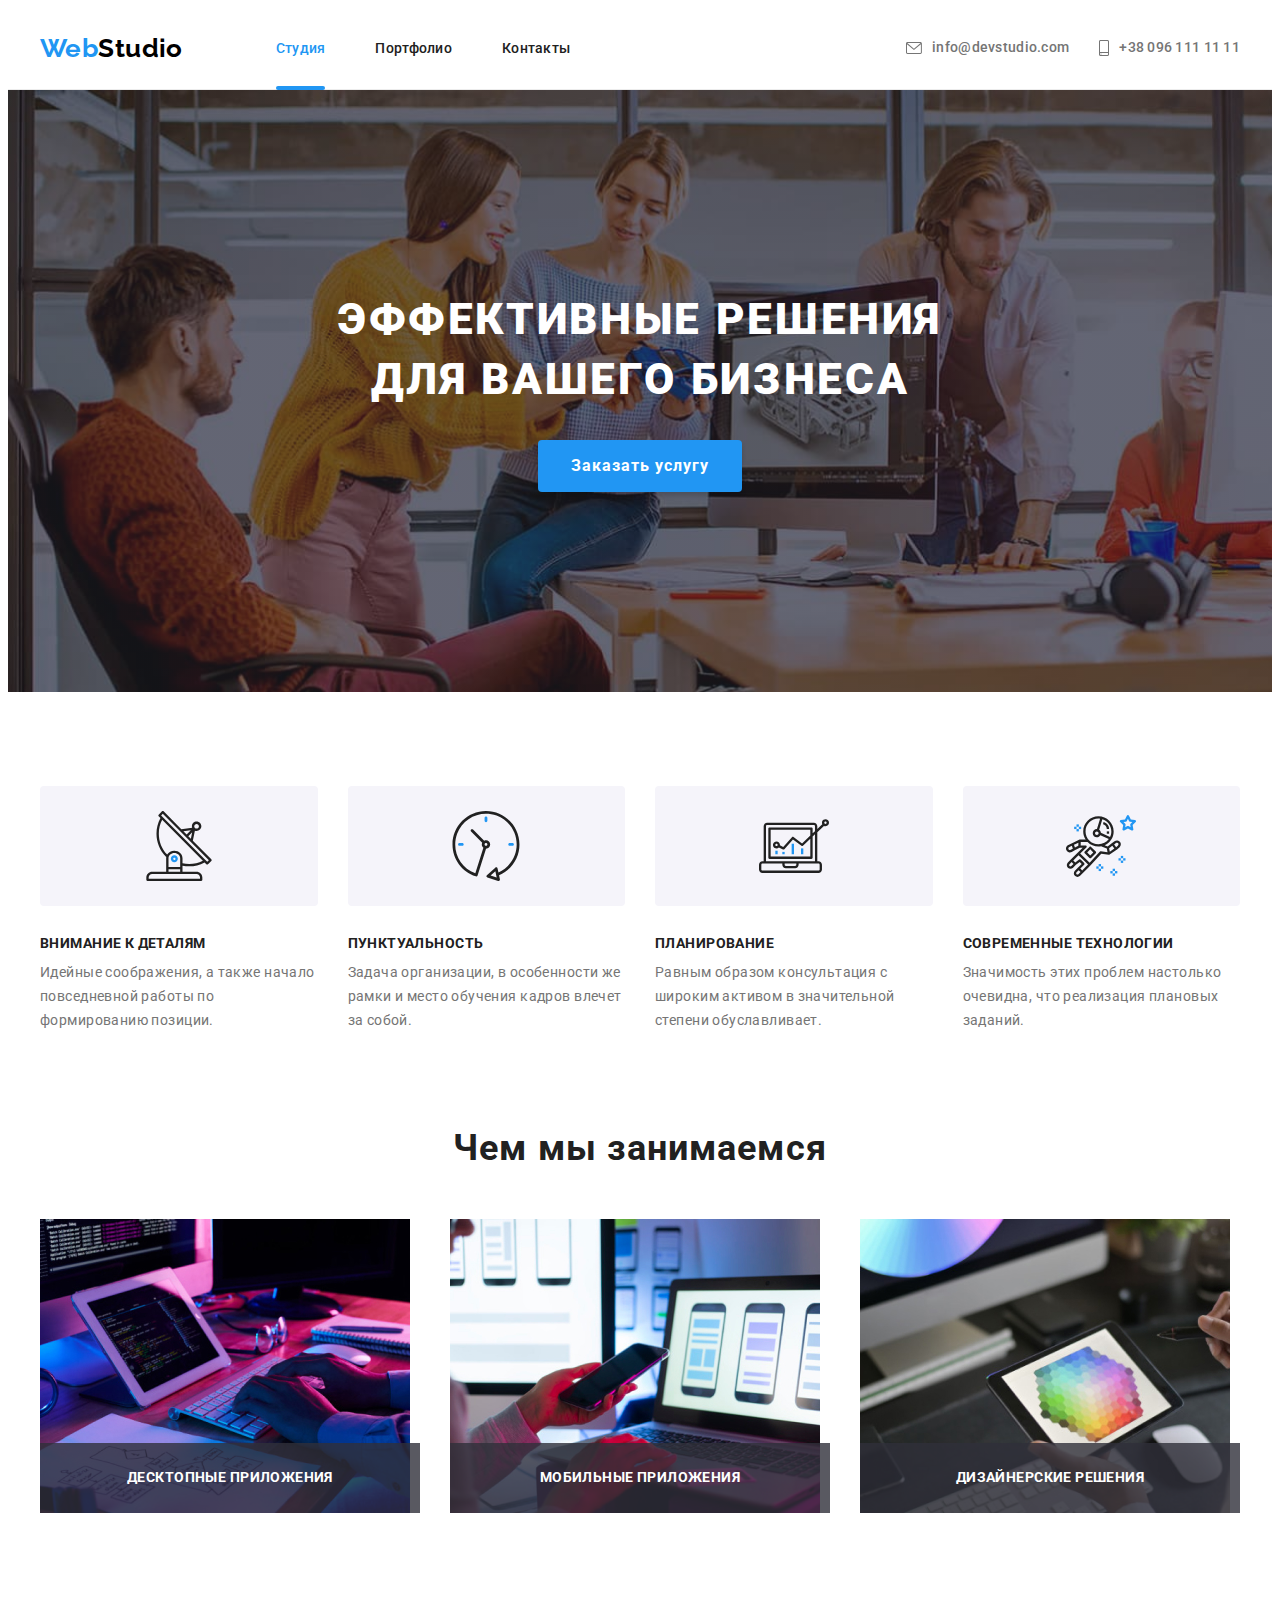
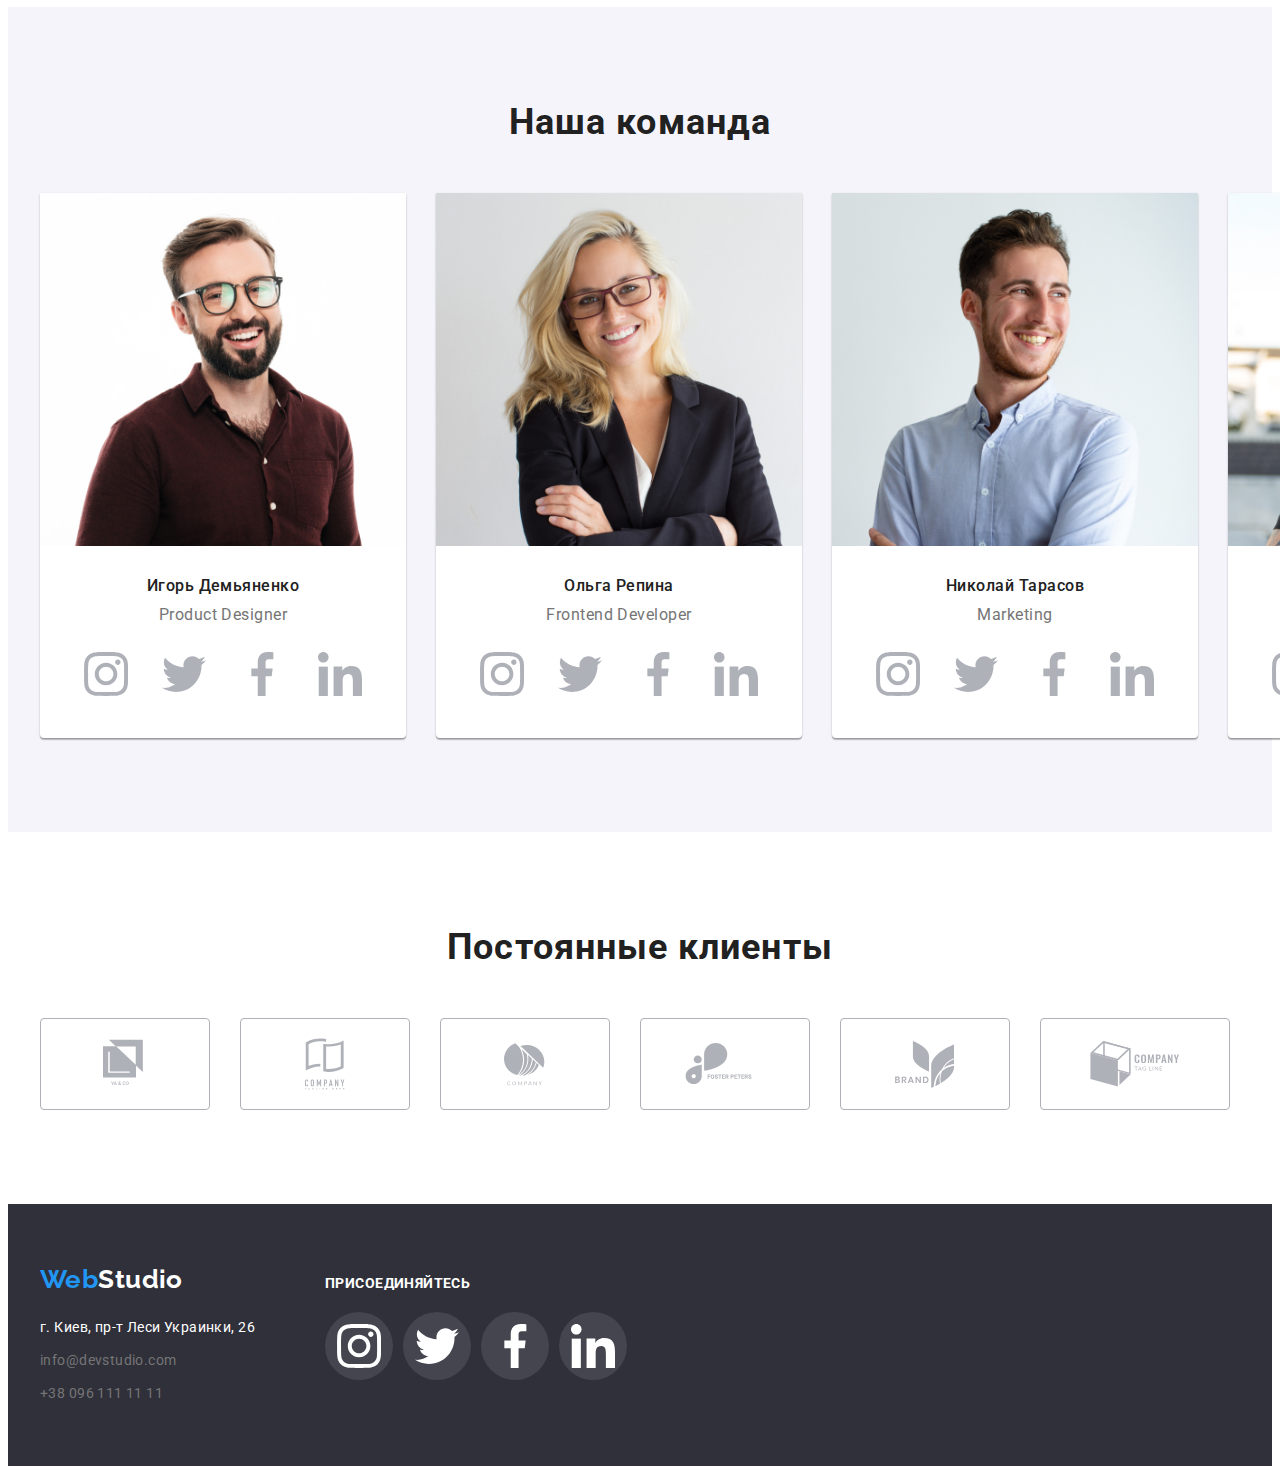
<file: index.html>
<!DOCTYPE html>
<html lang="ru">
<head>
    <meta charset="UTF-8">
    <meta name="viewport" content="width=device-width, initial-scale=1.0">
    <title>Document</title>
    <link rel="preconnect" href="https://fonts.gstatic.com">
    <link href="https://fonts.googleapis.com/css2?family=Raleway:wght@700&family=Roboto:wght@400;500;700;900&display=swap"
        rel="stylesheet">
    <link rel="stylesheet" href="https://cdnjs.cloudflare.com/ajax/libs/modern-normalize/1.0.0/modern-normalize.min.css"
        integrity="sha512-ISS7cAi1PEhQ8jnbJpJZMd29NlhNj4AWYyLOSp2CE/CsHxTCu+r+t0D2yoJudVrd0/8fTVPUVDzY5Tvli75u/g=="
        crossorigin="anonymous" />
    <link rel="stylesheet" href="./css/style.css">
</head>
<body>
    <!--Шапка сайта-->
    <header class="header">
        <div class="header-container container">
            <nav class="nav">
                <a class="logo-black link" href="index.html"><span class="logo-web">Web</span>Studio</a>
                <ul class="nav-list list">
                    <li class="nav-list-item">
                        <a class="nav-list-link active link" href="index.html">Студия</a>
                    </li>
                    <li class="nav-list-item">
                        <a class="nav-list-link link" href="portfolio.html">Портфолио</a>
                    </li>
                    <li class="nav-list-item">
                        <a class="nav-list-link link" href="">Контакты</a>
                    </li>
                </ul>
            </nav>
            
            <ul class="our-contacts list">
                <li class="our-contacts-item">
                    <a class="contacts link" href="mailto:info@devstudio.com">
                        <svg class="our-contacts-icon envelope">
                            <use href="./img/main/sprite.svg#icon-envelope"></use>
                        </svg>
                        info@devstudio.com
                    </a>
                </li>
                <li class="our-contacts-item">
                    <a class="contacts link" href="tel:+380961111111">
                        <svg class="our-contacts-icon smartphone">
                            <use href="./img/main/sprite.svg#icon-smartphone"></use>
                        </svg>
                        +38 096 111 11 11
                    </a>
                </li>
            </ul>
        </div>
        
    </header>

    <!--Основной блок-->
    <main>
        <section class="hero-container">

            <div>
                <h1 class="hero-title">Эффективные решения для вашего бизнеса</h1>
                <button class="btn" data-modal-open>Заказать услугу</button>
            </div>
            
        </section>

        <section class="advantages container section">

            <h2 class="section-title visually-hidden">Наши преимущества</h2>
            <ul class="advantages-list list">
                <li class="advantages-item">
                    <div class="advantages-img">
                        <svg class="advantages-icon"
                            width="70"
                            height="70">
                            <use href="./img/main/sprite.svg#icon-antenna"></use>
                        </svg>
                    </div>
                    <h3 class="advantages-title">Внимание к деталям</h3>
                    <p class="advantages-descript">Идейные соображения, а также начало повседневной работы по формированию позиции.</p>
                </li>
                <li class="advantages-item">
                    <div class="advantages-img">
                        <svg class="advantages-icon"
                            width="70"
                            height="70">
                            <use href="./img/main/sprite.svg#icon-clock"></use>
                        </svg>
                    </div>
                    <h3 class="advantages-title">Пунктуальность</h3>
                    <p class="advantages-descript">Задача организации, в особенности же рамки и место обучения кадров влечет за собой.</p>
                </li>
                <li class="advantages-item">
                    <div class="advantages-img">
                        <svg class="advantages-icon"
                            width="70"
                            height="70">
                            <use href="./img/main/sprite.svg#icon-diagram"></use>
                        </svg>
                    </div>
                    <h3 class="advantages-title">Планирование</h3>
                    <p class="advantages-descript">Равным образом консультация с широким активом в значительной степени обуславливает.</p>
                </li>
                <li class="advantages-item">
                    <div class="advantages-img">
                        <svg class="advantages-icon"
                            width="70"
                            height="70">
                            <use href="./img/main/sprite.svg#icon-astronaut"></use>
                        </svg>
                    </div>
                    <h3 class="advantages-title">Современные технологии</h3>
                    <p class="advantages-descript">Значимость этих проблем настолько очевидна, что реализация плановых заданий.</p>
                </li>
            </ul>

        </section>

        <section class="activity container">
            <h2 class="section-title">Чем мы занимаемся</h2>
            <ul class="activity-list list">
                <li class="activity-item">
                    <a class="activity-link" href="">
                        <img class="activity-img" src="./img/main/box1.jpg" 
                        alt="Разработчик при написании кода">
                    </a>
                    <div class="activity-bacg">
                        <h3 class="activity-title">Десктопные приложения</h3>
                    </div>
                </li>
                <li class="activity-item">
                    <a class="activity-link" href="">
                        <img class="activity-img" src="./img/main/box2.jpg" 
                        alt="Девушка с телефоном">
                    </a>
                    <div class="activity-bacg">
                        <h3 class="activity-title">Мобильные приложения</h3>
                    </div>
                </li>
                <li class="activity-item">
                    <a class="activity-link" href="">
                        <img class="activity-img" src="./img/main/box3.jpg" 
                        alt="Цветовая диаграмма на планшете">
                    </a>
                    <div class="activity-bacg">
                        <h3 class="activity-title">Дизайнерские решения</h3>
                    </div>
                </li>
            </ul>
        </section>

        <section class="team">

            <div class="team-container container section">
                <h2 class="section-title">Наша команда</h2>
                <ul class="team-list list">
                    <li class="team-member">
                        <img class="team-member-img" src="./img/main/img1.jpg" 
                        alt="Парень в очках и бордовой рубашке">
                        <div class="team-member-container">
                            <h3 class="team-member-name">Игорь Демьяненко</h3>
                            <p class="team-member-post">Product Designer</p>
                            <ul class="team-social-list list">
                                <li class="team-social-item">
                                    <a class="team-social-link link" href="">
                                        <svg class="team-social-icon">
                                            <use href="./img/main/sprite.svg#icon-instagram"></use>
                                        </svg>
                                    </a>
                                </li>
                                <li class="team-social-item">
                                    <a class="team-social-link link" href="">
                                        <svg class="team-social-icon">
                                            <use href="./img/main/sprite.svg#icon-twitter"></use>
                                        </svg>
                                    </a>
                                </li>
                                <li class="team-social-item">
                                    <a class="team-social-link link" href="">
                                        <svg class="team-social-icon">
                                            <use href="./img/main/sprite.svg#icon-facebook"></use>
                                        </svg>
                                    </a>
                                </li>
                                <li class="team-social-item">
                                    <a class="team-social-link link" href="">
                                        <svg class="team-social-icon">
                                            <use href="./img/main/sprite.svg#icon-linkedin"></use>
                                        </svg>
                                    </a>
                                </li>
                            </ul>
                        </div>
                        
                    </li>
                    <li class="team-member">
                        <img class="team-member-img" src="./img/main/img2.jpg" 
                        alt="Девушка блондинка в черном жакете">
                        <div class="team-member-container">
                            <h3 class="team-member-name">Ольга Репина</h3>
                            <p class="team-member-post">Frontend Developer</p>
                            <ul class="team-social-list list">
                                <li class="team-social-item">
                                    <a class="team-social-link link" href="">
                                        <svg class="team-social-icon">
                                            <use href="./img/main/sprite.svg#icon-instagram"></use>
                                        </svg>
                                    </a>
                                </li>
                                <li class="team-social-item">
                                    <a class="team-social-link link" href="">
                                        <svg class="team-social-icon">
                                            <use href="./img/main/sprite.svg#icon-twitter"></use>
                                        </svg>
                                    </a>
                                </li>
                                <li class="team-social-item">
                                    <a class="team-social-link link" href="">
                                        <svg class="team-social-icon">
                                            <use href="./img/main/sprite.svg#icon-facebook"></use>
                                        </svg>
                                    </a>
                                </li>
                                <li class="team-social-item">
                                    <a class="team-social-link link" href="">
                                        <svg class="team-social-icon">
                                            <use href="./img/main/sprite.svg#icon-linkedin"></use>
                                        </svg>
                                    </a>
                                </li>
                            </ul>
                        </div>
                    </li>
                    <li class="team-member">
                        <img class="team-member-img" src="./img/main/img3.jpg" 
                        alt="Парень в голубой рубашке">
                        <div class="team-member-container">
                            <h3 class="team-member-name">Николай Тарасов</h3>
                            <p class="team-member-post">Marketing</p>
                            <ul class="team-social-list list">
                                <li class="team-social-item">
                                    <a class="team-social-link link" href="">
                                        <svg class="team-social-icon">
                                            <use href="./img/main/sprite.svg#icon-instagram"></use>
                                        </svg>
                                    </a>
                                </li>
                                <li class="team-social-item">
                                    <a class="team-social-link link" href="">
                                        <svg class="team-social-icon">
                                            <use href="./img/main/sprite.svg#icon-twitter"></use>
                                        </svg>
                                    </a>
                                </li>
                                <li class="team-social-item">
                                    <a class="team-social-link link" href="">
                                        <svg class="team-social-icon">
                                            <use href="./img/main/sprite.svg#icon-facebook"></use>
                                        </svg>
                                    </a>
                                </li>
                                <li class="team-social-item">
                                    <a class="team-social-link link" href="">
                                        <svg class="team-social-icon">
                                            <use href="./img/main/sprite.svg#icon-linkedin"></use>
                                        </svg>
                                    </a>
                                </li>
                            </ul>
                        </div>
                    </li>
                    <li class="team-member">
                        <img class="team-member-img" src="./img/main/img4.jpg" 
                        alt="Парень в очках и черной футболке">
                        <div class="team-member-container">
                            <h3 class="team-member-name">Михаил Ермаков</h3>
                            <p class="team-member-post">UI Designer</p>
                            <ul class="team-social-list list">
                                <li class="team-social-item">
                                    <a class="team-social-link link" href="">
                                        <svg class="team-social-icon">
                                            <use href="./img/main/sprite.svg#icon-instagram"></use>
                                        </svg>
                                    </a>
                                </li>
                                <li class="team-social-item">
                                    <a class="team-social-link link" href="">
                                        <svg class="team-social-icon">
                                            <use href="./img/main/sprite.svg#icon-twitter"></use>
                                        </svg>
                                    </a>
                                </li>
                                <li class="team-social-item">
                                    <a class="team-social-link link" href="">
                                        <svg class="team-social-icon">
                                            <use href="./img/main/sprite.svg#icon-facebook"></use>
                                        </svg>
                                    </a>
                                </li>
                                <li class="team-social-item">
                                    <a class="team-social-link link" href="">
                                        <svg class="team-social-icon">
                                            <use href="./img/main/sprite.svg#icon-linkedin"></use>
                                        </svg>
                                    </a>
                                </li>
                            </ul>
                        </div>
                    </li>
                </ul>
            </div>
           
        </section>

        <!-- Постоянные клиенты -->
        <section class="clients">
            <div class="clients-container container section">
                <h2 class="section-title">Постоянные клиенты</h2>
                <ul class="clients-list list">
                    <li class="clients-item">
                        <a class="clients-link link" href="">
                            <svg class="clients-icon logo1">
                                <use href="./img/main/sprite.svg#icon-logo1"></use>
                            </svg>
                        </a>
                    </li>
                    <li class="clients-item">
                        <a class="clients-link link" href="">
                            <svg class="clients-icon logo2">
                                <use href="./img/main/sprite.svg#icon-logo2"></use>
                            </svg>
                        </a>
                    </li>
                    <li class="clients-item">
                        <a class="clients-link link" href="">
                            <svg class="clients-icon logo3">
                                <use href="./img/main/sprite.svg#icon-logo3"></use>
                            </svg>
                        </a>
                    </li>
                    <li class="clients-item">
                        <a class="clients-link link" href="">
                            <svg class="clients-icon logo4">
                                <use href="./img/main/sprite.svg#icon-logo4"></use>
                            </svg>
                        </a>
                    </li>
                    <li class="clients-item">
                        <a class="clients-link link" href="">
                            <svg class="clients-icon logo5">
                                <use href="./img/main/sprite.svg#icon-logo5"></use>
                            </svg>
                        </a>
                    </li>
                    <li class="clients-item">
                        <a class="clients-link link" href="">
                            <svg class="clients-icon logo6">
                                <use href="./img/main/sprite.svg#icon-logo6"></use>
                            </svg>
                        </a>
                    </li>
                </ul>

            </div>
            
        </section>


    </main>

    <!--Подвал сайта-->
    <footer class="footer">

        <div class="footer-container container">

            <div class="footer-container-left">
                <a class="logo-white link" href="index.html"><span class="logo-web">Web</span>Studio</a>
                
                <address class="address">
                    <ul class="address-list list">
                        <li class="address-list-item">
                            <a class="address-street link" href="">г. Киев, пр-т Леси Украинки, 26</a>
                        </li>
                        <li class="address-list-item">
                            <a class="address-contacts link" href="mailto:info@devstudio.com">info@devstudio.com</a>
                        </li>
                        <li class="address-list-item">
                            <a class="address-contacts link" href="tel:+380961111111">+38 096 111 11 11</a>
                        </li>
                    </ul>
                </address>
            </div>

            <div class="footer-container-right">
                <p class="join">Присоединяйтесь</p>
                <ul class="social-list list">
                    <li class="social-item">
                        <a class="social-link link" href="">
                            <svg class="social-icon">
                                <use href="./img/main/sprite.svg#icon-instagram"></use>
                            </svg>
                        </a>
                    </li>
                    <li class="social-item">
                        <a class="social-link link" href="">
                            <svg class="social-icon">
                                <use href="./img/main/sprite.svg#icon-twitter"></use>
                            </svg>
                        </a>
                    </li>
                    <li class="social-item">
                        <a class="social-link link" href="">
                            <svg class="social-icon">
                                <use href="./img/main/sprite.svg#icon-facebook"></use>
                            </svg>
                        </a>
                    </li>
                    <li class="social-item">
                        <a class="social-link link" href="">
                            <svg class="social-icon">
                                <use href="./img/main/sprite.svg#icon-linkedin"></use>
                            </svg>
                        </a>
                    </li>
                </ul>

            </div>
            
            
        </div>
       
    </footer>

    <div class="backdrop is-hidden" data-modal>
        <div class="modal">
            <button class="modal-close-btn" data-modal-close>
                <svg class="modal-close-icon">
                    <use href="./img/main/sprite.svg#icon-close"></use>
                </svg>
            </button>
        </div>
    </div>

    <script src="./js/modal.js"></script>
</body>
</html>
</file>
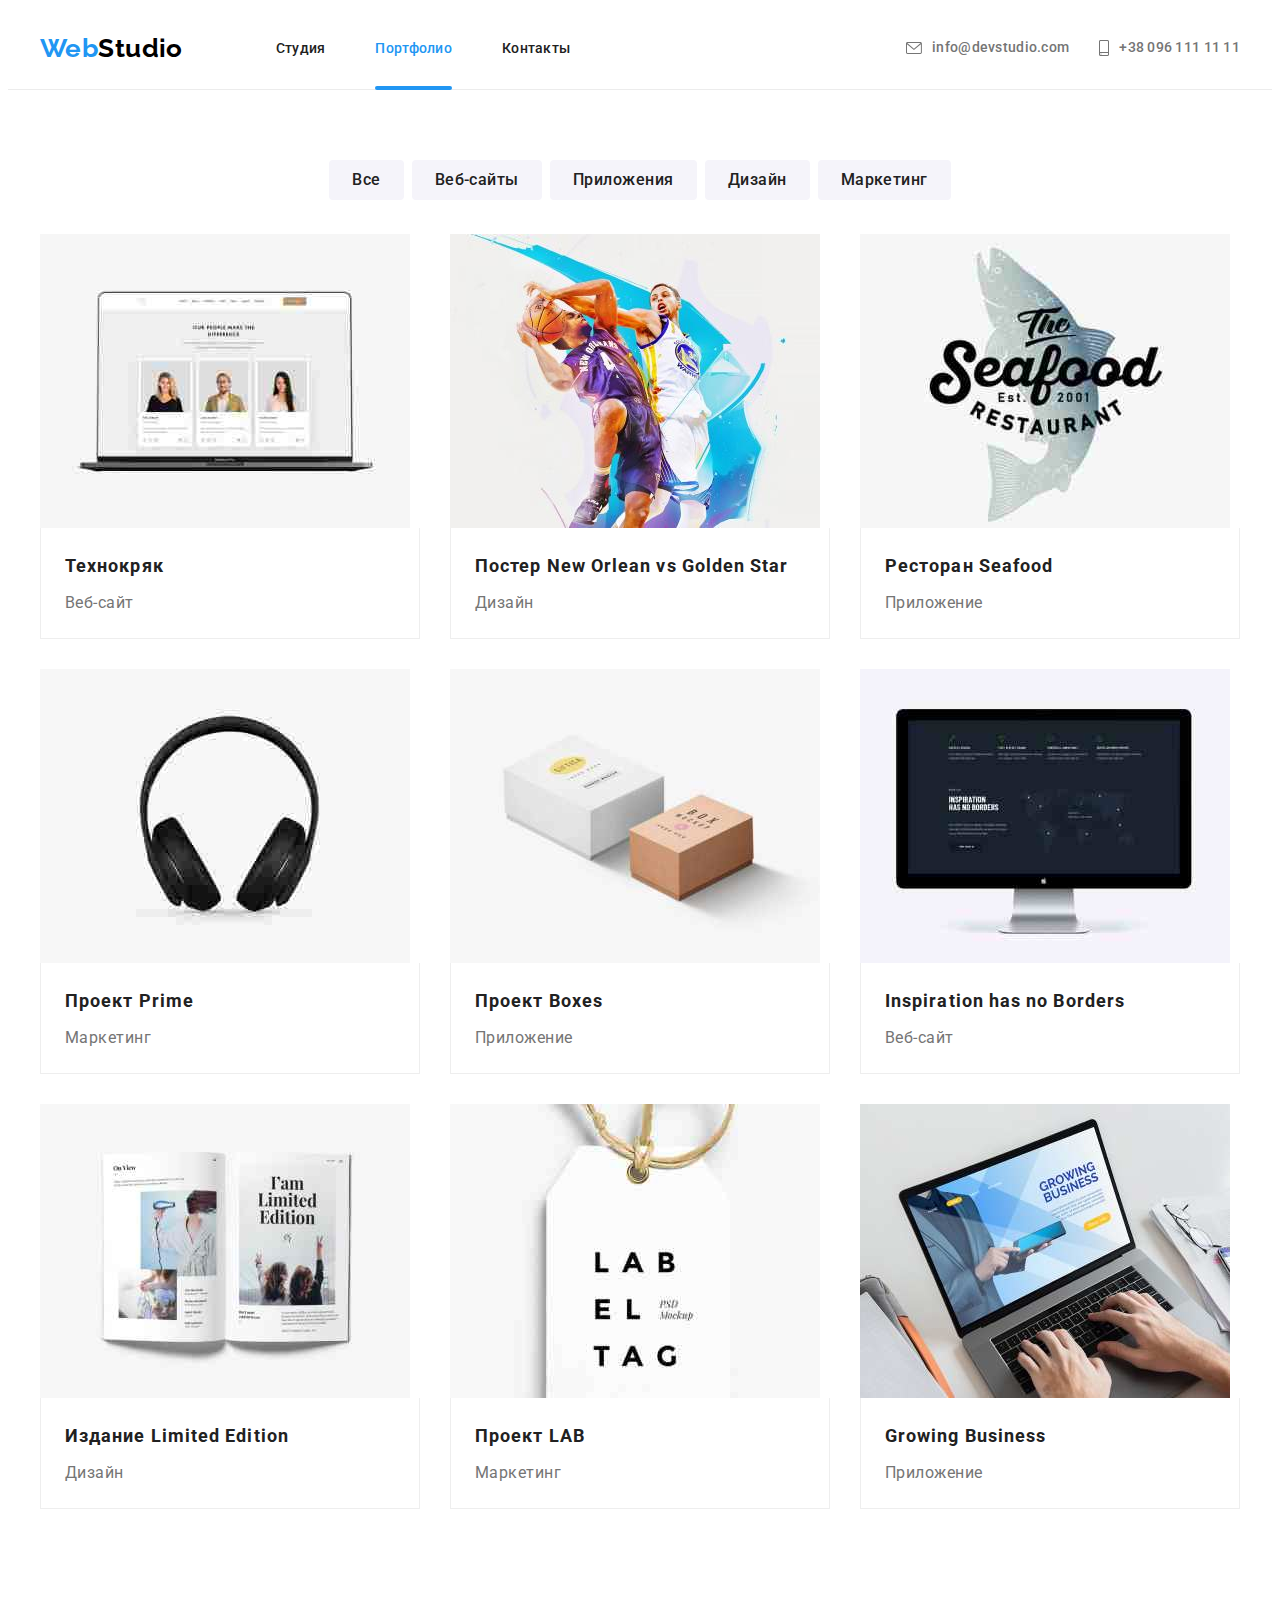
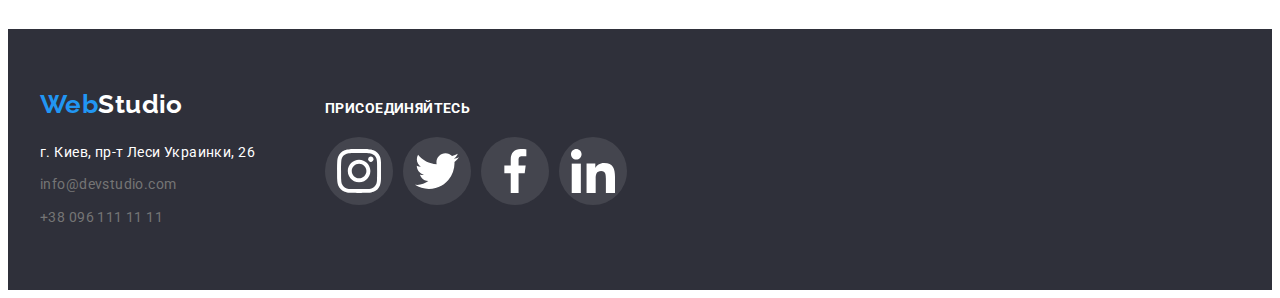
<file: portfolio.html>
<!DOCTYPE html>
<html lang="ru">
<head>
    <meta charset="UTF-8">
    <meta http-equiv="X-UA-Compatible" content="IE=edge">
    <meta name="viewport" content="width=device-width, initial-scale=1.0">
    <title>Document</title>
    <link rel="preconnect" href="https://fonts.gstatic.com">
    <link href="https://fonts.googleapis.com/css2?family=Raleway:wght@700&family=Roboto:wght@400;500;700;900&display=swap"
        rel="stylesheet">
    <link rel="stylesheet" href="https://cdnjs.cloudflare.com/ajax/libs/modern-normalize/1.0.0/modern-normalize.min.css"
        integrity="sha512-ISS7cAi1PEhQ8jnbJpJZMd29NlhNj4AWYyLOSp2CE/CsHxTCu+r+t0D2yoJudVrd0/8fTVPUVDzY5Tvli75u/g=="
        crossorigin="anonymous" />
    <link rel="stylesheet" href="./css/style.css">
</head>
<body>
    <!--Шапка сайта-->
    <header class="header">
        <div class="header-container container">
            <nav class="nav">
                <a class="logo-black link" href="index.html"><span class="logo-web">Web</span>Studio</a>
                <ul class="nav-list list">
                    <li class="nav-list-item"><a class="nav-list-link link" href="index.html">Студия</a></li>
                    <li class="nav-list-item"><a class="nav-list-link active link" href="portfolio.html">Портфолио</a></li>
                    <li class="nav-list-item"><a class="nav-list-link link" href="">Контакты</a></li>
                </ul>
            </nav>
    
            <ul class="our-contacts list">
                <li class="our-contacts-item">
                    <a class="contacts link" href="mailto:info@devstudio.com">
                        <svg class="our-contacts-icon envelope">
                            <use href="./img/main/sprite.svg#icon-envelope"></use>
                        </svg>
                        info@devstudio.com
                    </a>
                </li>
                <li class="our-contacts-item">
                    <a class="contacts link" href="tel:+380961111111">
                        <svg class="our-contacts-icon smartphone">
                            <use href="./img/main/sprite.svg#icon-smartphone"></use>
                        </svg>
                        +38 096 111 11 11
                    </a>
                </li>
            </ul>
        </div>
    
    </header>
    
    <!--Основной блок-->
    <main>
        <section class="example container">
            <h1 class="visually-hidden">Примеры работ</h1>
            <ul class="filter-list list">
                <li class="filter-item">
                    <button class="filter-btn" type="button">Все</button>
                </li>
                <li class="filter-item">
                    <button class="filter-btn" type="button">Веб-сайты</button>
                </li>
                <li class="filter-item">
                    <button class="filter-btn" type="button">Приложения</button>
                </li>
                <li class="filter-item">
                    <button class="filter-btn" type="button">Дизайн</button>
                </li>
                <li class="filter-item">
                    <button class="filter-btn" type="button">Маркетинг</button>
                </li>
            </ul>
            <ul class="example-list list">
                <li class="example-item">
                    <a class="example-link link" href="">
                        <div class="example-thumb">
                            <img class="example-img" src="./img/portfolio/img1.jpg" alt="Монитор ноутбука" width="370" height="294">
                            <div class="example-overlay">
                                <p class="example-img-descript">Технокряк это современная площадка распространения коронавируса. Компании используют
                                эту
                                платформу для цифрового
                                шпионажа и атак на защищённые сервера конкурентов.</p>
                            </div>
                        </div>
                        
                        <div class="example-text-container">
                            <h2 class="example-title">Технокряк</h2>
                            <p class="example-descript">Веб-сайт</p>
                        </div>
                    </a>
                    
                </li>
                <li class="example-item">
                    <a class="example-link link" href="">
                        <div class="example-thumb">
                            <img class="example-img" src="./img/portfolio/img2.jpg" alt="Два баскетболиста" width="370" height="294">
                            <div class="example-overlay">
                                <p class="example-img-descript">Технокряк это современная площадка распространения коронавируса. Компании используют
                                    эту
                                    платформу для цифрового
                                    шпионажа и атак на защищённые сервера конкурентов.</p>
                            </div>
                        </div>
                        
                        <div class="example-text-container">
                            <h2 class="example-title">Постер <span lang="en">New Orlean vs Golden Star</span></h2>
                            <p class="example-descript">Дизайн</p>
                        </div>
                    </a>
                    
                </li>
                <li class="example-item">
                    <a class="example-link link" href="">
                        <div class="example-thumb">
                            <img class="example-img" src="./img/portfolio/img3.jpg" alt="Рыба с буквами" width="370" height="294">
                            <div class="example-overlay">
                                <p class="example-img-descript">Технокряк это современная площадка распространения коронавируса. Компании используют
                                    эту
                                    платформу для цифрового
                                    шпионажа и атак на защищённые сервера конкурентов.</p>
                            </div>
                        </div>
                        
                        <div class="example-text-container">
                            <h2 class="example-title">Ресторан <span lang="en">Seafood</span></h2>
                            <p class="example-descript">Приложение</p>
                        </div>
                    </a>
                   
                </li>
                <li class="example-item">
                    <a class="example-link link" href="">
                        <div class="example-thumb">
                            <img class="example-img" src="./img/portfolio/img4.jpg" alt="Наушники" width="370" height="294">
                            <div class="example-overlay">
                                <p class="example-img-descript">Технокряк это современная площадка распространения коронавируса. Компании используют
                                    эту
                                    платформу для цифрового
                                    шпионажа и атак на защищённые сервера конкурентов.</p>
                            </div>
                        </div>
                        
                        <div class="example-text-container">
                            <h2 class="example-title">Проект <span lang="en">Prime</span></h2>
                            <p class="example-descript">Маркетинг</p>
                        </div>
                    </a>
                   
                </li>
                <li class="example-item">
                    <a class="example-link link" href="">
                        <div class="example-thumb">
                            <img class="example-img" src="./img/portfolio/img5.jpg" alt="Две коробки" width="370" height="294">
                            <div class="example-overlay">
                                <p class="example-img-descript">Технокряк это современная площадка распространения коронавируса. Компании используют
                                    эту
                                    платформу для цифрового
                                    шпионажа и атак на защищённые сервера конкурентов.</p>
                            </div>
                        </div>
                        
                        <div class="example-text-container">
                            <h2 class="example-title">Проект <span lang="en">Boxes</span></h2>
                            <p class="example-descript">Приложение</p>
                        </div>
                    </a>
                    
                </li>
                <li class="example-item">
                    <a class="example-link link" href="">
                        <div class="example-thumb">
                            <img class="example-img" src="./img/portfolio/img6.jpg" alt="Монитор компьютера" width="370" height="294">
                            <div class="example-overlay">
                                <p class="example-img-descript">Технокряк это современная площадка распространения коронавируса. Компании используют
                                    эту
                                    платформу для цифрового
                                    шпионажа и атак на защищённые сервера конкурентов.</p>
                            </div>
                        </div>
                       
                        <div class="example-text-container">
                            <h2 class="example-title" lang="en">Inspiration has no Borders</h2>
                            <p class="example-descript">Веб-сайт</p>
                        </div>
                    </a>
                    
                </li>
                <li class="example-item">
                    <a class="example-link link" href="">
                        <div class="example-thumb">
                            <img class="example-img" src="./img/portfolio/img7.jpg" alt="Раскрытая книга" width="370" height="294">
                            <div class="example-overlay">
                                <p class="example-img-descript">Технокряк это современная площадка распространения коронавируса. Компании используют
                                    эту
                                    платформу для цифрового
                                    шпионажа и атак на защищённые сервера конкурентов.</p>
                            </div>
                        </div>
                       
                        <div class="example-text-container">
                            <h2 class="example-title">Издание <span lang="en">Limited Edition</span></h2>
                            <p class="example-descript">Дизайн</p>
                        </div>
                    </a>
                    
                </li>
                <li class="example-item">
                    <a class="example-link link" href="">
                        <div class="example-thumb">
                            <img class="example-img" src="./img/portfolio/img8.jpg" alt="Ярлык" width="370" height="294">
                            <div class="example-overlay">
                                <p class="example-img-descript">Технокряк это современная площадка распространения коронавируса. Компании используют
                                    эту
                                    платформу для цифрового
                                    шпионажа и атак на защищённые сервера конкурентов.</p>
                            </div>
                        </div>
                        
                        <div class="example-text-container">
                            <h2 class="example-title">Проект LAB</h2>
                            <p class="example-descript">Маркетинг</p>
                        </div>
                    </a>
                    
                </li>
                <li class="example-item">
                    <a class="example-link link" href="">
                        <div class="example-thumb">
                            <img class="example-img" src="./img/portfolio/img9.jpg" alt="Руки печатают на ноутбуке" width="370" height="294">
                            <div class="example-overlay">
                                <p class="example-img-descript">Технокряк это современная площадка распространения коронавируса. Компании используют
                                    эту
                                    платформу для цифрового
                                    шпионажа и атак на защищённые сервера конкурентов.</p>
                            </div>
                        </div>
                        
                        <div class="example-text-container">
                            <h2 class="example-title" lang="en">Growing Business</h2>
                            <p class="example-descript">Приложение</p>
                        </div>
                    </a>
                    
                </li>
            </ul>
        </section>
    </main>

    <!--Подвал сайта-->
    <footer class="footer">
    
        <div class="footer-container container">
    
            <div class="footer-container-left">
                <a class="logo-white link" href="index.html"><span class="logo-web">Web</span>Studio</a>
    
                <address class="address">
                    <ul class="address-list list">
                        <li class="address-list-item">
                            <a class="address-street link" href="">г. Киев, пр-т Леси Украинки, 26</a>
                        </li>
                        <li class="address-list-item">
                            <a class="address-contacts link" href="mailto:info@devstudio.com">info@devstudio.com</a>
                        </li>
                        <li class="address-list-item">
                            <a class="address-contacts link" href="tel:+380961111111">+38 096 111 11 11</a>
                        </li>
                    </ul>
                </address>
            </div>
    
            <div class="footer-container-right">
                <p class="join">Присоединяйтесь</p>
                <ul class="social-list list">
                    <li class="social-item">
                        <a class="social-link link" href="">
                            <svg class="social-icon">
                                <use href="./img/main/sprite.svg#icon-instagram"></use>
                            </svg>
                        </a>
                    </li>
                    <li class="social-item">
                        <a class="social-link link" href="">
                            <svg class="social-icon">
                                <use href="./img/main/sprite.svg#icon-twitter"></use>
                            </svg>
                        </a>
                    </li>
                    <li class="social-item">
                        <a class="social-link link" href="">
                            <svg class="social-icon">
                                <use href="./img/main/sprite.svg#icon-facebook"></use>
                            </svg>
                        </a>
                    </li>
                    <li class="social-item">
                        <a class="social-link link" href="">
                            <svg class="social-icon">
                                <use href="./img/main/sprite.svg#icon-linkedin"></use>
                            </svg>
                        </a>
                    </li>
                </ul>
    
            </div>
    
    
        </div>
    
    </footer>
    
</body>
</html>
</file>
<file: css/style.css>
/* цвет основного текста #757575
/* вторичный цвет текста #212121
/* белый #FFFFFF
/* черный #000000
/* акцент #2196F3
/* цвет фона секции наша команда #F5F4FA
/* цвет текста адресса футера rgba(f, f, f, 0.6)*/

:root {
  --main-font: 'Roboto', sans-serif;
  --secondary-font: 'Raleway', sans-serif;
  --primary-text-color: #757575;
  --title-text-color: #212121;
  --accent-color: #2196f3;
  --primary-white-color: #ffffff;
  --logo-black-color: #000000;
  --adress-white-color: rgba(f, f, f, 0.6);
  --background-gray-color: #f5f4fa;
  --background-dark-color: #2f303a;
  --icon-color: #afb1b8;
  --elements-gap: 30px;
}

body {
  background-color: var(--primary-white-color);
  color: var(--primary-text-color);

  font-family: var(--main-font);
  font-weight: 400;
  letter-spacing: 0.03em;
  font-size: 14px;
  line-height: 1.71;
}

/*=========================== УТИЛИТЫ ==============================*/
.link {
  text-decoration: none;
}
.list {
  list-style: none;
  margin: 0;
  padding: 0;
}
.address {
  font-style: normal;
}

h1,
h2,
h3,
h4,
h5,
h6,
p {
  margin: 0;
}
img {
  display: block;
  max-width: 100%;
  height: auto;
}

button:active {
  outline: none;
}

.container {
  margin-left: auto;
  margin-right: auto;
  padding: 0 15px;
  width: 1200px;
  /*outline: 2px solid tomato;*/
}

.section {
  padding-top: 94px;
  padding-bottom: 94px;
}

/*=========================== ШАПКА ==============================*/
/* Logo */
.logo-black,
.logo-white,
.logo-web {
  font-family: var(--secondary-font);
  font-weight: 700;
  font-size: 26px;
  line-height: 1.19;
}
.logo-black {
  color: var(--logo-black-color);
  /*outline: 2px solid rgb(4, 83, 107);*/
}

.logo-white {
  color: var(--primary-white-color);
}
.logo-web {
  color: var(--accent-color);
}

/* Site nav */

.nav-list-link,
.contacts {
  font-weight: 500;
  font-size: 14px;
  line-height: 1.14;
  letter-spacing: 0.02em;
}

.nav-list-link {
  color: var(--title-text-color);

  transition: color 250ms cubic-bezier(0.4, 0, 0.2, 1);
}
.active {
  color: var(--accent-color);
}

.nav-list-item {
  position: relative;
}

.active::after {
  position: absolute;
  left: 0;
  bottom: 0;
  margin-bottom: -30px;
  content: '';
  background-color: var(--accent-color);
  width: 100%;
  height: 4px;
  border-radius: 2px;
}

.contacts {
  color: var(--primary-text-color);

  transition: color 250ms cubic-bezier(0.4, 0, 0.2, 1);
}

.nav-list-link:hover,
.nav-list-link:focus,
.contacts:hover,
.contacts:focus {
  color: var(--accent-color);
}
/*Позиционирование*/
.header {
  border-bottom: 1px solid #ececec;
}
.header-container {
  padding-top: 25px;
  padding-bottom: 25px;
  display: flex;
  /*justify-content: space-between;*/
}
.nav {
  display: flex;
  align-items: center;

  /*outline: 2px solid tomato;*/
}
.nav-list {
  display: flex;
  margin-left: 93px;

  /*outline: 2px solid rgb(4, 83, 107);*/
}
.our-contacts {
  display: flex;
  align-items: center;
  margin-left: auto;

  /*outline: 2px solid rgb(4, 83, 107);*/
}

.contacts {
  display: flex;
  align-items: center;
}

.our-contacts-icon {
  margin-right: 10px;
  fill: var(--primary-text-color);

  transition: fill 250ms cubic-bezier(0.4, 0, 0.2, 1);
}

.envelope {
  width: 16px;
  height: 12px;
}

.smartphone {
  width: 10px;
  height: 16px;
}

.contacts:hover > .our-contacts-icon,
.contacts:focus > .our-contacts-icon {
  fill: var(--accent-color);
}
/*.our-contacts-icon:hover,
.our-contacts-icon:focus {
  fill: var(--accent-color);
}*/

.our-contacts-item:not(:last-child) {
  margin-right: var(--elements-gap);
}

.nav-list-item:not(:last-child) {
  margin-right: 50px;
}

/*================================== HERO ==============================*/
/*.hero {
  background-color: var(--background-dark-color);
}*/
.hero-container {
  padding-top: 200px;
  padding-bottom: 200px;
  background-image: linear-gradient(
      rgba(47, 48, 58, 0.4),
      rgba(47, 48, 58, 0.4)
    ),
    url(../img/main/bcg.jpg);
  background-repeat: no-repeat;
  background-size: cover;
  max-width: 1600px;
  margin: 0 auto;
}

.hero-title {
  font-weight: 900;
  font-size: 44px;
  line-height: 1.36;
  text-align: center;
  letter-spacing: 0.06em;
  text-transform: uppercase;
  color: var(--primary-white-color);

  width: 696px;
  margin-left: auto;
  margin-right: auto;
}
.btn {
  font-family: inherit;
  font-weight: 700;
  font-size: 16px;
  line-height: 1.87;
  align-items: center;
  text-align: center;
  letter-spacing: 0.06em;
  cursor: pointer;
  color: var(--primary-white-color);
  background-color: var(--accent-color);

  display: block;
  padding: 10px 32px;
  margin-top: 30px;
  margin-left: auto;
  margin-right: auto;

  border-radius: 4px;
  border: 1px solid transparent;
  box-shadow: 0px 4px 4px rgba(0, 0, 0, 0.15);

  transition: background-color 250ms cubic-bezier(0.4, 0, 0.2, 1);

  /*outline: 2px solid tomato;*/
}
.btn:hover,
.btn:focus {
  background-color: #188ce8;
}

.btn:active {
  outline: none;
}

/*========================= ADVANTAGES ==========================*/
/*Section title*/

.section-title {
  font-weight: 700;
  font-size: 36px;
  line-height: 1.17;
  text-align: center;
  letter-spacing: 0.03em;
  color: var(--title-text-color);
}
.visually-hidden {
  position: absolute;
  width: 1px;
  height: 1px;
  margin: -1px;
  border: 0;
  padding: 0;

  white-space: nowrap;
  clip-path: inset(100%);
  clip: rect(0 0 0 0);
  overflow: hidden;
}

/* Advantages*/

.advantages-list {
  display: flex;
  flex-wrap: wrap;
  margin-left: calc(-1 * var(--elements-gap));

  /*outline: 2px solid rgb(201, 14, 14);*/
}
.advantages-item {
  margin-left: var(--elements-gap);
  flex-basis: calc(100% / 4 - var(--elements-gap));

  /*outline: 2px solid rgb(4, 37, 99);*/
}

.advantages-img {
  display: flex;
  justify-content: center;
  align-items: center;
  padding-top: 25px;
  padding-bottom: 25px;

  background-color: var(--background-gray-color);
  border-radius: 4px;
}

/*.advantages-icon {
  width: 70px;
  height: 70px;
}*/

.advantages-title {
  font-weight: 700;
  font-size: 14px;
  line-height: 1.14;
  letter-spacing: 0.03em;
  text-transform: uppercase;
  color: var(--title-text-color);

  margin-top: var(--elements-gap);
}
.advantages-descript {
  margin-top: 10px;
}

/*=============================== ACTIVITY ===============================*/
.activity {
  padding-bottom: 94px;
}

.activity-list {
  display: flex;
  margin-left: calc(-1 * var(--elements-gap));
  margin-top: 50px;

  /*outline: 2px solid rgb(4, 37, 99);*/
}
.activity-item {
  margin-left: var(--elements-gap);
  flex-basis: calc(100% / 3 - var(--elements-gap));

  position: relative;

  /*outline: 2px solid rgb(201, 14, 14);*/
}
.activity-title {
  font-weight: 700;
  font-size: 14px;
  line-height: 1.14;
  letter-spacing: 0.03em;
  text-align: center;
  text-transform: uppercase;
  color: var(--primary-white-color);
}

.activity-bacg {
  display: flex;
  justify-content: center;
  align-items: center;
  background-color: rgba(47, 48, 58, 0.8);

  width: 100%;
  height: 70px;

  position: absolute;
  bottom: 0;
  pointer-events: none;
}

/*=============================== TEAM ====================================*/
.team {
  background-color: var(--background-gray-color);
}

.team-list {
  display: flex;
  margin-top: 50px;
  margin-left: calc(-1 * var(--elements-gap));

  /*outline: 2px solid rgb(4, 37, 99);*/
}
.team-member {
  margin-left: var(--elements-gap);
  flex-basis: calc(100% / 4 - var(--elements-gap));

  background-color: var(--primary-white-color);
  box-shadow: 0px 1px 3px rgba(0, 0, 0, 0.12), 0px 1px 1px rgba(0, 0, 0, 0.14),
    0px 2px 1px rgba(0, 0, 0, 0.2);
  border-radius: 0px 0px 4px 4px;

  /*outline: 2px solid rgb(230, 24, 92);*/
}
.team-member-container {
  padding-top: var(--elements-gap);
  padding-bottom: var(--elements-gap);
  padding-left: 32px;
  padding-right: 32px;
}
.team-member-name {
  font-weight: 500;
  font-size: 16px;
  line-height: 1.19;
  text-align: center;
  letter-spacing: 0.03em;

  color: var(--title-text-color);
}
.team-member-post {
  font-size: 16px;
  line-height: 1.19;
  text-align: center;
  letter-spacing: 0.03em;

  margin-top: 10px;
}
.team-social-list {
  display: flex;
  margin-top: 16px;

  /*outline: 2px solid rgb(230, 24, 92);*/
}
.team-social-item {
  flex-basis: calc(100% / 4 - 10px);

  /*outline: 2px solid rgb(62, 24, 230);*/
}

.team-social-item:not(:first-child) {
  margin-left: 10px;
}

/*.team-social-item:hover,
.team-social-item:focus {
  background-color: var(--accent-color);
  border-radius: 50%;
}*/
.team-social-link {
  display: flex;
  align-items: center;
  border-radius: 50%;

  transition: background-color 250ms cubic-bezier(0.4, 0, 0.2, 1);
}
.team-social-link:hover,
.team-social-link:focus {
  background-color: var(--accent-color);
}

.team-social-icon {
  width: 44px;
  height: 44px;
  padding: 12px;
  fill: var(--icon-color);

  transition: fill 250ms cubic-bezier(0.4, 0, 0.2, 1);
}

.team-social-icon:hover,
.team-social-icon:focus {
  fill: var(--primary-white-color);
}

/*.team-member-img {
  outline: 2px solid rgb(230, 24, 92);
}*/
/*================================== CLIENTS ====================================*/

.clients {
  /*outline: 2px solid rgb(230, 24, 92);*/
}
.clients-container {
  /*outline: 2px solid rgb(33, 231, 33);*/
}
.clients-list {
  display: flex;
  margin-top: 50px;

  /*outline: 2px solid rgb(86, 33, 231);*/
}

.clients-item {
  flex-basis: calc(100% / 6 - var(--elements-gap));

  /*outline: 2px solid rgb(231, 33, 66);*/
}

.clients-item:not(:first-child) {
  margin-left: var(--elements-gap);
}

.clients-link {
  display: flex;
  align-items: center;
  justify-content: center;

  height: 90px;

  fill: var(--icon-color);

  border: 1px solid var(--icon-color);
  border-radius: 4px;

  transition: border 250ms cubic-bezier(0.4, 0, 0.2, 1);
}

.clients-link:hover,
.clients-link:focus {
  border: 1px solid var(--accent-color);
}

.clients-icon {
  display: flex;

  transition: fill 250ms cubic-bezier(0.4, 0, 0.2, 1);

  /*fill: var(--icon-color);*/
}

.clients-link:hover > .clients-icon,
.clients-link:focus > .clients-icon {
  fill: var(--accent-color);
}

.logo1 {
  width: 44px;
  height: 50px;
}

.logo2 {
  width: 40px;
  height: 52px;
  /*padding: 19px 65px;*/
}

.logo3 {
  width: 41px;
  height: 43px;
  /*padding: 24px 65px;*/
}

.logo4 {
  width: 80px;
  height: 42px;
  /*padding: 24px 45px;*/
}

.logo5 {
  width: 59px;
  height: 47px;
  /*padding: 22px 55px;*/
}

.logo6 {
  width: 188px;
  height: 46px;
  /*padding: 22px 41px;*/
}
/*====================================== FOOTER ======================*/
.footer {
  background-color: var(--background-dark-color);
}
.footer-container {
  display: flex;
  align-items: baseline;
  padding: 60px 15px;

  /*outline: 2px solid rgb(231, 33, 66)*/
}
/*.footer-container-left {
  outline: 2px solid rgb(231, 33, 66);
}*/

.address {
  margin-top: 20px;
}
.address-list-item:not(:first-child) {
  margin-top: 9px;
}
.address-street {
  color: var(--primary-white-color);
}
.address-contacts {
  color: var(--adress-white-color);
}

.footer-container-right {
  margin-left: 70px;

  /*outline: 2px solid rgb(231, 33, 66);*/
}
.join {
  font-weight: 700;
  font-size: 14px;
  line-height: 1.14;
  letter-spacing: 0.03em;
  text-transform: uppercase;
  color: var(--primary-white-color);
}
.social-list {
  display: flex;
  margin-top: 20px;

  /*outline: 2px solid rgb(231, 33, 66);*/
}

.social-item:not(:last-child) {
  margin-right: 10px;
}

.social-link {
  display: flex;
  background-color: rgba(255, 255, 255, 0.1);
  border-radius: 50%;

  transition: background-color 250ms cubic-bezier(0.4, 0, 0.2, 1);

  /*outline: 2px solid rgb(125, 33, 231);*/
}

.social-link:hover,
.social-link:focus {
  background-color: var(--accent-color);
}

.social-icon {
  width: 44px;
  height: 44px;
  padding: 12px;

  fill: var(--primary-white-color);
}

.backdrop {
  position: fixed;
  top: 0;
  left: 0;
  width: 100vw;
  height: 100vh;
  background-color: rgba(0, 0, 0, 0.2);
  opacity: 1;

  transition: opacity 250ms cubic-bezier(0.4, 0, 0.2, 1);
}

.modal {
  position: absolute;
  width: 528px;
  height: 581px;
  top: 50%;
  left: 50%;
  transform: translate(-50%, -50%) scale(1);

  transition: transform 250ms cubic-bezier(0.4, 0, 0.2, 1);

  background-color: var(--primary-white-color);
}

.backdrop.is-hidden .modal {
  transform: translate(-50%, -50%) scale(0.8);
}

.modal-close-btn {
  position: absolute;
  top: 8px;
  right: 8px;
  padding: 0;
  background: transparent;
  border: none;

  cursor: pointer;
}

.modal-close-icon {
  width: 30px;
  height: 30px;
}

.backdrop.is-hidden {
  opacity: 0;
  visibility: visible;
  pointer-events: none;
}
/*================================ PORTFOLIO PAGE =====================================  */

.example {
  padding-top: 70px;
  padding-bottom: 120px;
}
.filter-list {
  display: flex;
  margin: 0 auto;
  justify-content: center;
  margin-bottom: 34px;

  /*outline: 2px solid rgb(76, 13, 194);*/
}
.filter-item:not(:last-child) {
  margin-right: 8px;
}
.filter-btn {
  font-family: inherit;
  font-weight: 500;
  font-size: 16px;
  line-height: 1.62;
  text-align: center;
  letter-spacing: 0.03em;
  cursor: pointer;
  color: var(--title-text-color);
  background-color: var(--background-gray-color);

  padding: 6px 22px;

  border-radius: 4px;
  border: 1px solid transparent;

  transition: color 250ms cubic-bezier(0.4, 0, 0.2, 1),
    background-color 250ms cubic-bezier(0.4, 0, 0.2, 1),
    box-shadow 250ms cubic-bezier(0.4, 0, 0.2, 1);
}
.filter-btn:hover,
.filter-btn:focus {
  color: var(--primary-white-color);
  background-color: var(--accent-color);
  box-shadow: 0px 3px 1px rgba(0, 0, 0, 0.1), 0px 1px 2px rgba(0, 0, 0, 0.08),
    0px 2px 2px rgba(0, 0, 0, 0.12);
}

.example-list {
  display: flex;
  flex-wrap: wrap;
  margin-left: calc(-1 * var(--elements-gap));
  margin-top: calc(-1 * var(--elements-gap));

  /*outline: 2px solid rgb(230, 24, 92);*/
}
.example-item {
  flex-basis: calc(100% / 3 - var(--elements-gap));
  margin-left: var(--elements-gap);
  margin-top: var(--elements-gap);

  transition: box-shadow 250ms cubic-bezier(0.4, 0, 0.2, 1);

  /*outline: 2px solid rgb(230, 24, 92);*/
}

/*.example-link {
  transition: box-shadow 250ms cubic-bezier(0.4, 0, 0.2, 1);
}*/

.example-item:hover,
.example-item:focus {
  box-shadow: 0px 1px 1px rgba(0, 0, 0, 0.12), 0px 4px 4px rgba(0, 0, 0, 0.06),
    1px 4px 6px rgba(0, 0, 0, 0.16);
}

.example-thumb {
  position: relative;
  overflow: hidden;
}

.example-overlay {
  display: flex;
  justify-content: center;
  align-items: center;
  padding-left: 24px;
  padding-right: 24px;
  width: 100%;
  height: 100%;

  position: absolute;
  top: 0;
  left: 0;
  transform: translateY(100%);
  /*overflow: scroll;*/

  transition: transform 250ms cubic-bezier(0.4, 0, 0.2, 1);

  background-color: rgba(33, 150, 243, 0.9);
}

.example-link:hover .example-overlay,
.example-link:focus .example-overlay {
  transform: translateY(0%);
}

.example-img-descript {
  font-family: Roboto;
  font-style: normal;
  font-weight: normal;
  font-size: 18px;
  line-height: 1.56;
  letter-spacing: 0.03em;

  color: var(--primary-white-color);
}

.example-text-container {
  padding: 20px 24px;
  border: 1px solid #eeeeee;
  border-top: none;
}
.example-title {
  font-weight: 700;
  font-size: 18px;
  line-height: 2;
  letter-spacing: 0.06em;

  color: var(--title-text-color);
}
.example-descript {
  font-size: 16px;
  line-height: 1.87;
  letter-spacing: 0.03em;

  margin-top: 4px;

  color: var(--primary-text-color);
}
</file>
